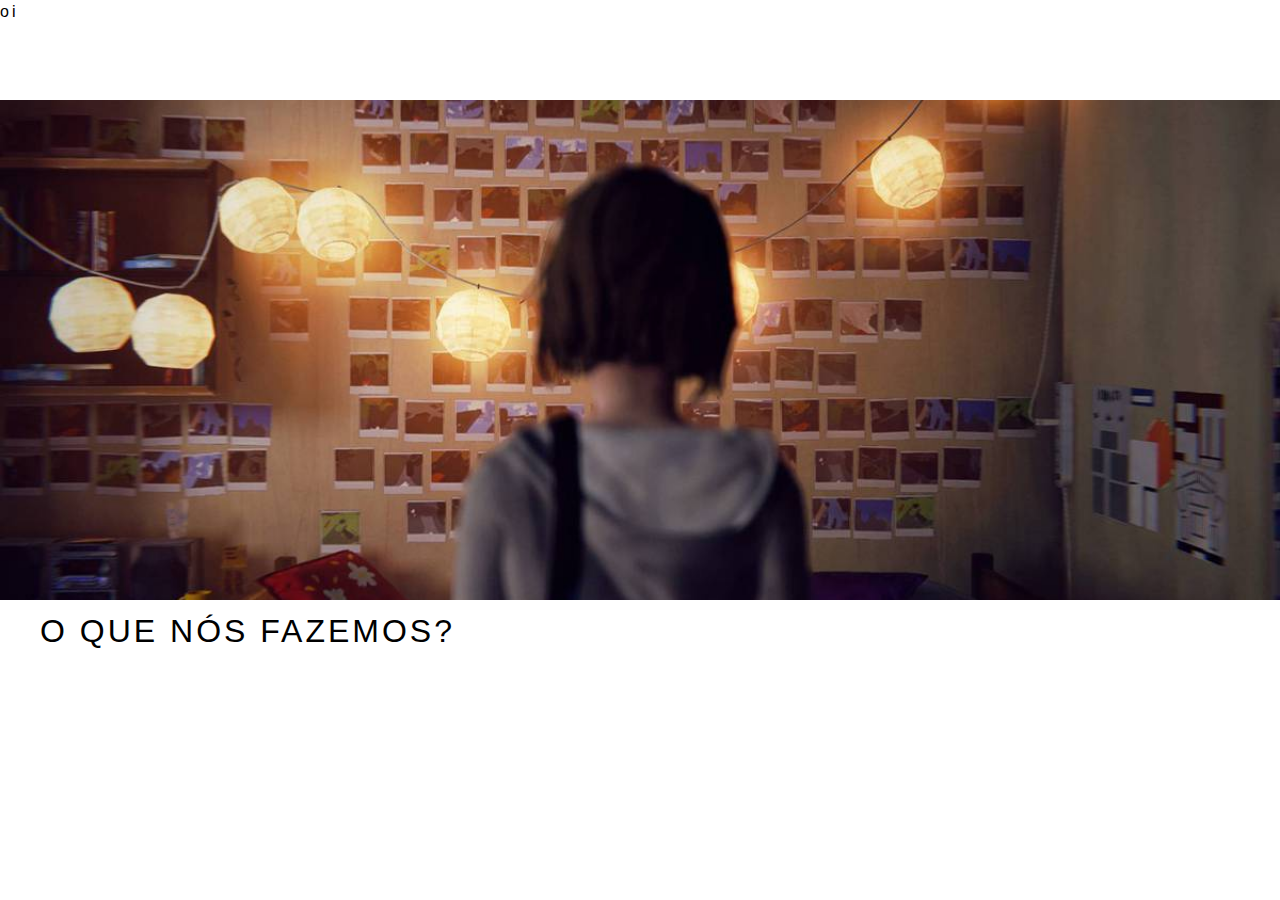
<file: Sobre.html>
<!DOCTYPE html>
<html lang="pt-br">
<head>
    <meta charset="UTF-8">
    <meta name="viewport" content="width=device-width, initial-scale=1.0">
    <title>Game files - Sobre nós</title>
    <link rel="stylesheet" href="styleSobre.css">
</head>
<body>
    <header>
        <p>oi</p>
    </header>
    <img src="imgsSobre/Life_is_Strange_Max.jpg" class="grupo" alt="">
    <div class="esquerda">
        <h1 class="light">O QUE NÓS FAZEMOS?</h1>
    </div>
</body>
</html>
</file>
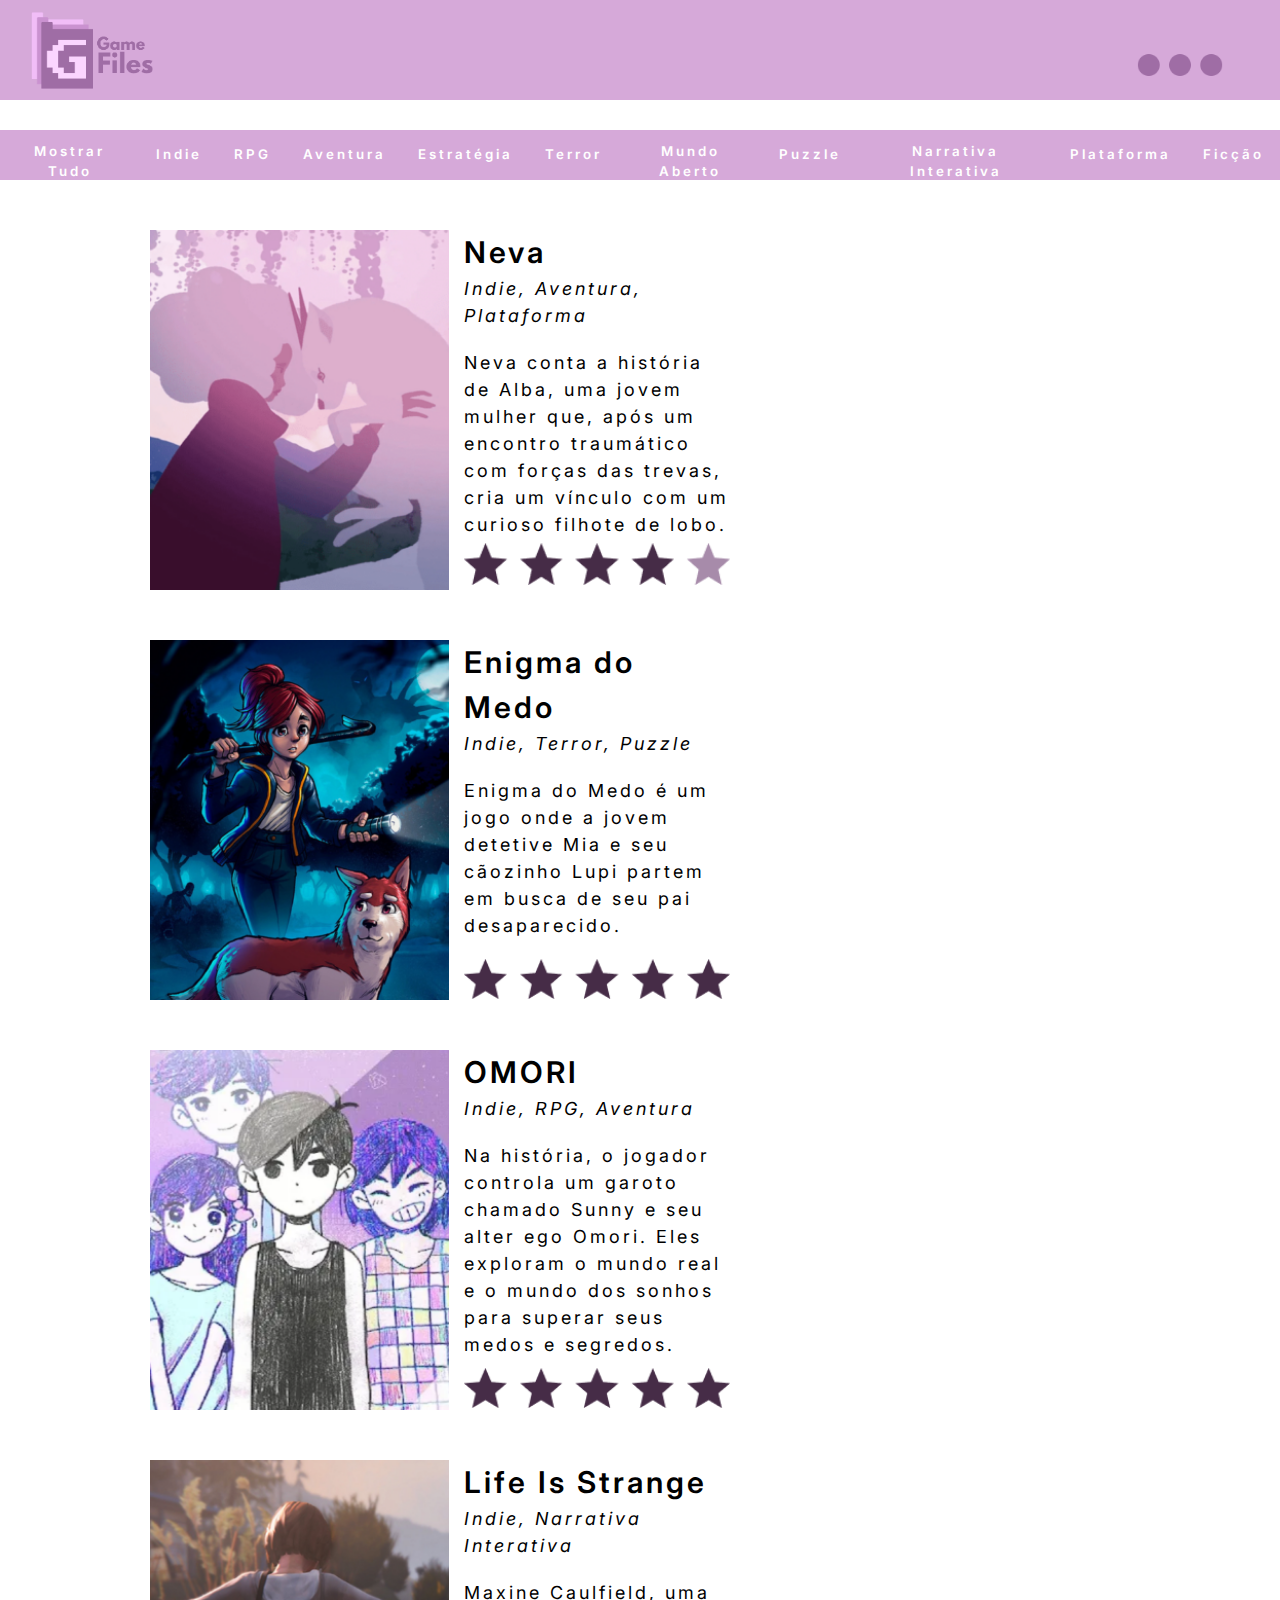
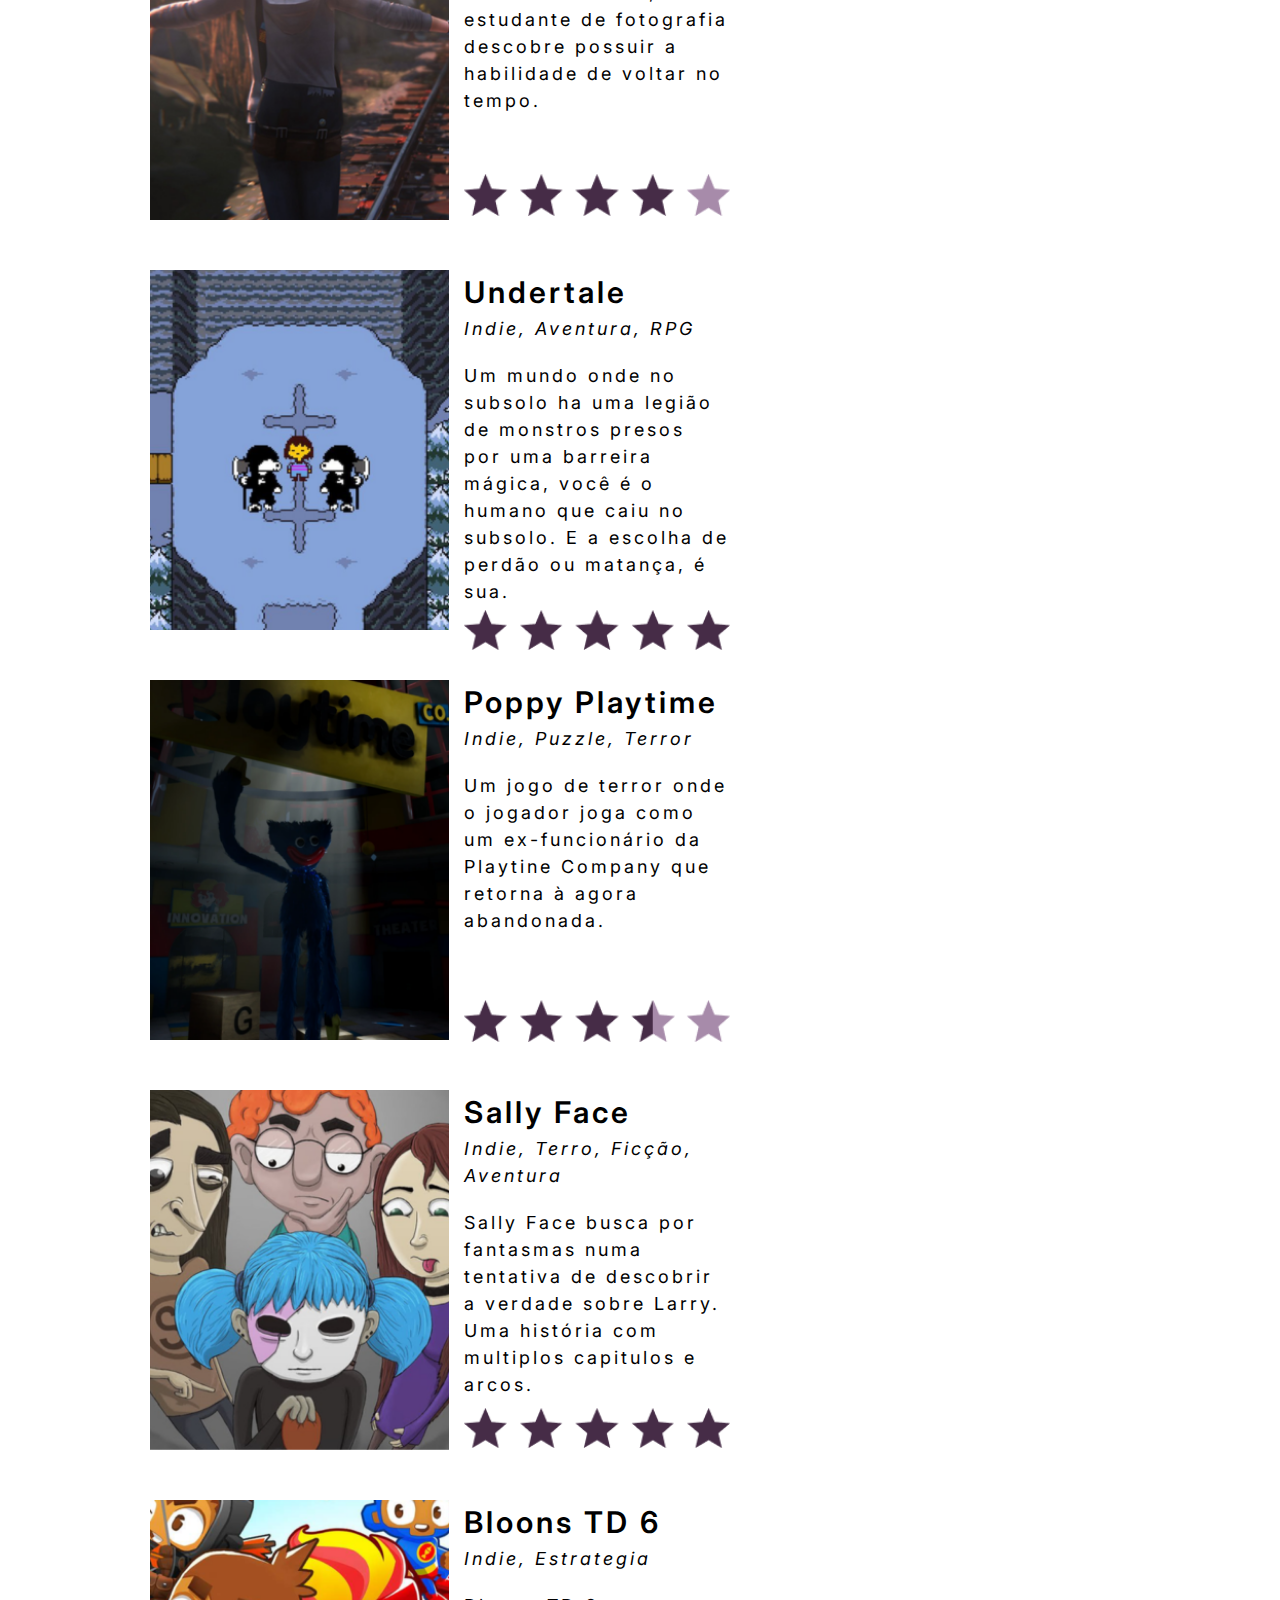
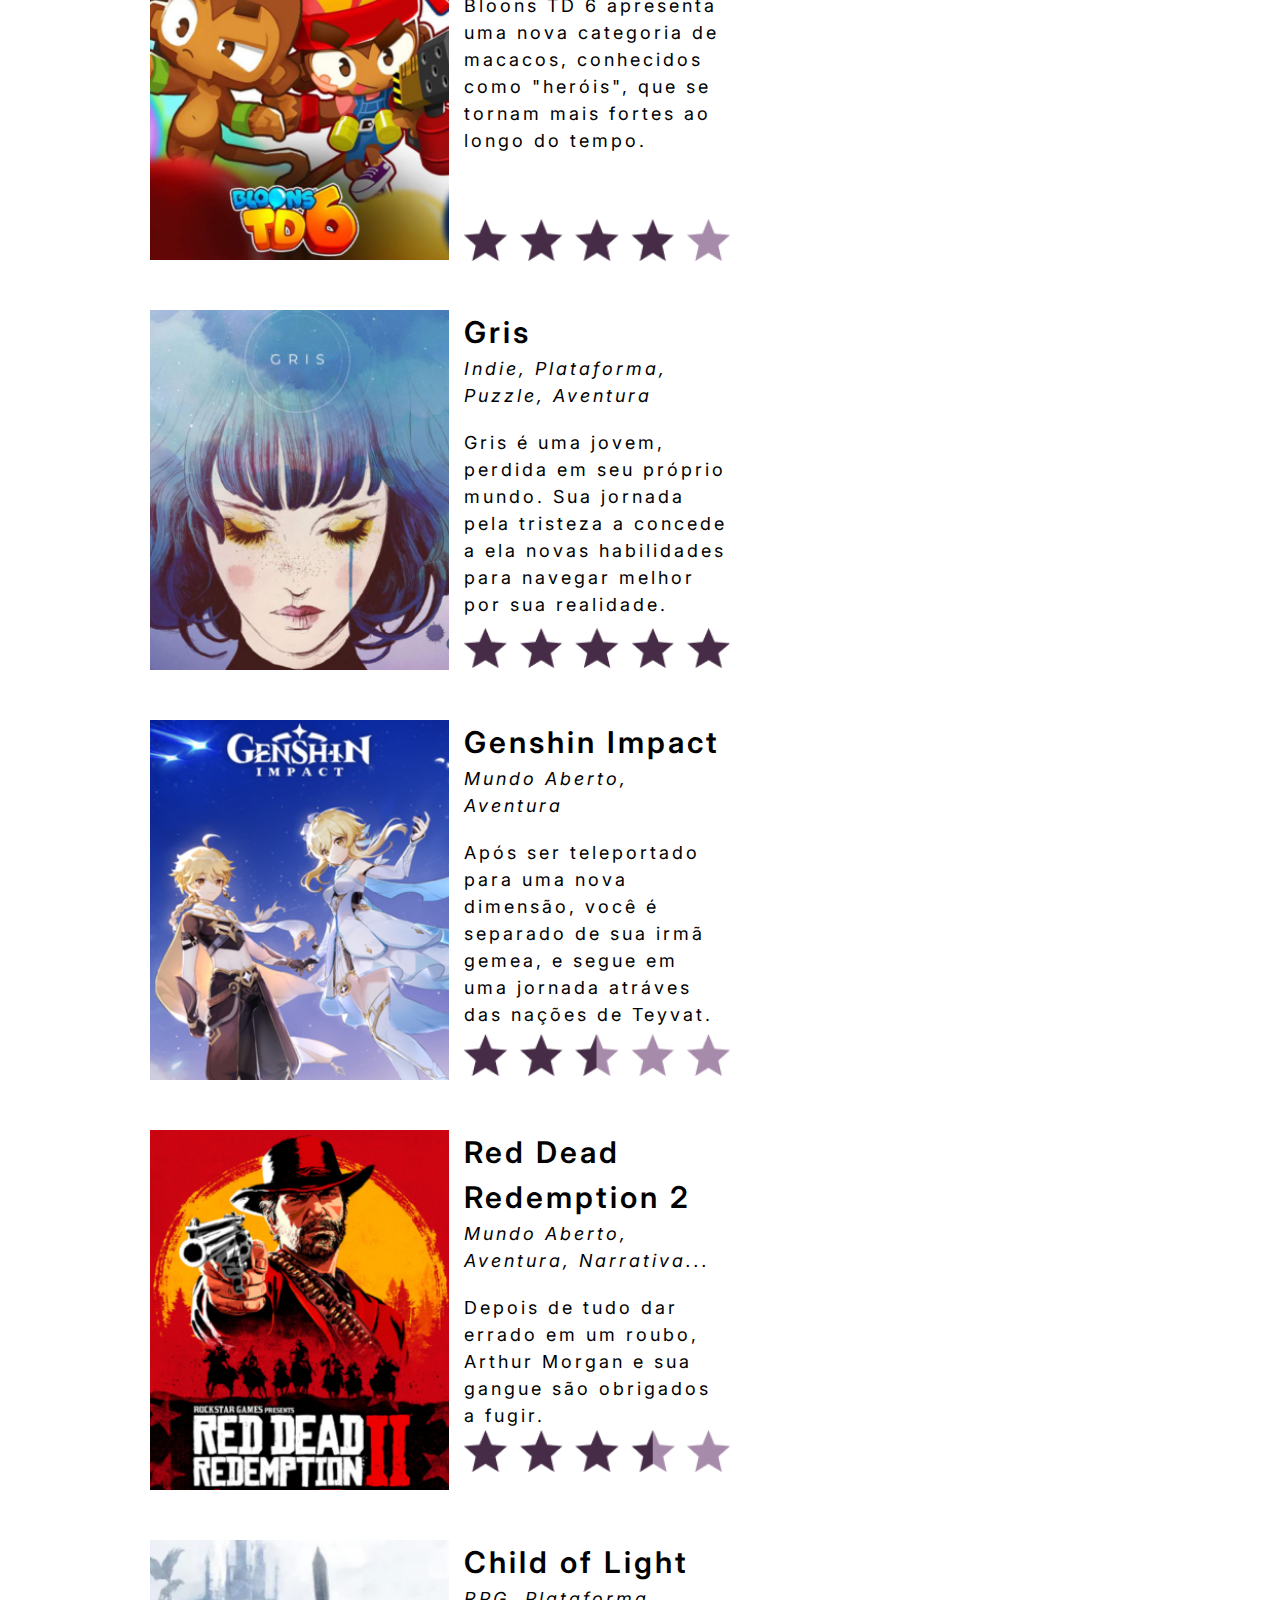
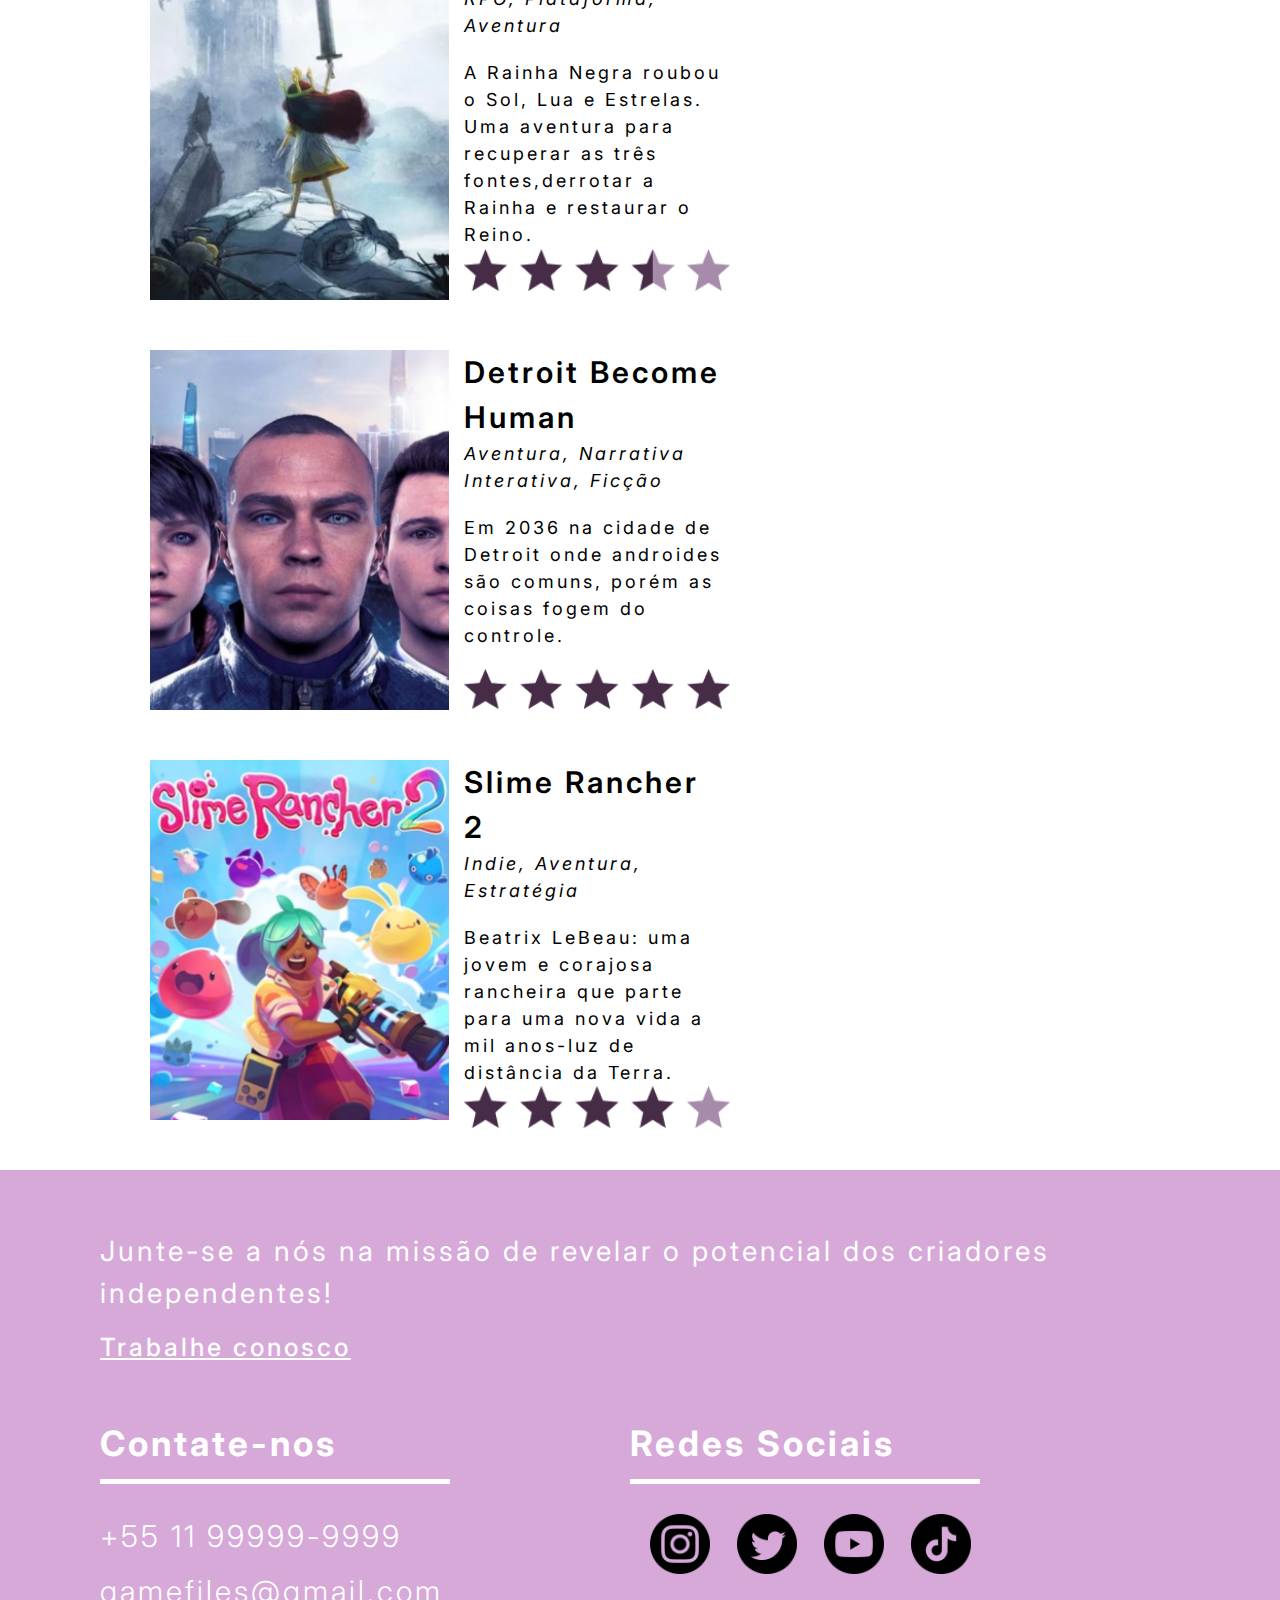
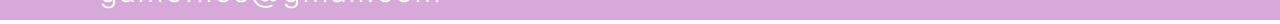
<file: Pesquisa/pesquisa.html>
<!DOCTYPE html>
<html lang="pt-br">
<head>
    <meta charset="UTF-8">
    <meta name="viewport" content="width=device-width, initial-scale=1.0">
    <title>GameFiles!</title>
    <link rel="stylesheet" href="pesquisa.css">
</head>
<body>
    <div id="myNav" class="overlay">
        <a href="javascript:void(0)" class="closebtn" onclick="closeNav()">&times;</a>
        <div class="overlay-content">
            <a href="../Index/index.html">Tela Inicial</a>
            <a href="../Pesquisa/pesquisa.html">Pesquisa</a>
            <a href="../novidades/novidades.html">Novidades</a>
            <a href="../Sobre/Sobre.html">Sobre Nós</a>
            <a href="../login/login.html">Login</a>
            <a href="../contato/contato.html">Contato</a>
        </div>
    </div>
    <header>
        <img src="../Index/img/logo.png" alt="" class="logo">
        <buton class="menu" id="main"><img src="../Index/img/icon_menu.png" alt="" class="icon_menu"></button>
    </header>

    <div class="Categorias">
        <button class="btn" onclick="filterSelection('all')">Mostrar Tudo</button>
        <button class="btn" onclick="filterSelection('Indie')">Indie</button>
        <button class="btn" onclick="filterSelection('RPG')">RPG</button>
        <button class="btn" onclick="filterSelection('Aventura')">Aventura</button>
        <button class="btn" onclick="filterSelection('Estrategia')">Estratégia</button>
        <button class="btn" onclick="filterSelection('Terror')">Terror</button>
        <button class="btn" onclick="filterSelection('Mundo')">Mundo Aberto</button>
        <button class="btn" onclick="filterSelection('Puzzle')">Puzzle</button>
        <button class="btn" onclick="filterSelection('Narrativa')">Narrativa Interativa</button>
        <button class="btn" onclick="filterSelection('Plataforma')">Plataforma</button>
        <button class="btn" onclick="filterSelection('Ficcao')">Ficção</button>
      </div>      

      <div class="Jogos">
            <div class="filterDiv Indie Aventura Plataforma">
                <div class="tabela">
                    <img src="../Index/img_cat/cat_neva.png" alt="">
                    <div class="textin">
                        <h1>Neva</h1>
                        <p class="sub">Indie, Aventura, Plataforma</p>
                        <p>Neva conta a história de Alba, uma jovem mulher que, após um encontro traumático com forças das trevas, cria um vínculo com um curioso filhote de lobo.</p>
                        <img src="img_estrelas/4 estrelas.png" alt="" class="estrela1">
                    </div>
                </div>
            </div>
            <div class="filterDiv Indie Terror Puzzle">
                <div class="tabela">
                    <img src="../Index/img_cat/cat_edm.png" alt="">
                    <div class="textin">
                        <h1>Enigma do Medo</h1>
                        <p class="sub">Indie, Terror, Puzzle</p>
                        <p>Enigma do Medo é um jogo onde a jovem detetive Mia e seu cãozinho Lupi partem em busca de seu pai desaparecido.</p>
                        <img src="img_estrelas/5 estrelas.png" alt="" class="estrela2">
                    </div>
                </div>
            </div>
            <div class="filterDiv Indie RPG Aventura">
                <div class="tabela">
                    <img src="../Index/img_cat/cat_omori.png" alt="">
                    <div class="textin">
                        <h1>OMORI</h1>
                        <p class="sub">Indie, RPG, Aventura</p>
                        <p>Na história, o jogador controla um garoto chamado Sunny e seu alter ego Omori. Eles exploram o mundo real e o mundo dos sonhos para superar seus medos e segredos.</p>
                        <img src="img_estrelas/5 estrelas.png" alt="" class="estrela3">
                    </div>
                </div>
            </div>
            <div class="filterDiv Indie Narrativa">
                <div class="tabela">
                    <img src="../Index/img_cat/cat_lis.png" alt="">
                    <div class="textin">
                        <h1>Life Is Strange</h1>
                        <p class="sub">Indie, Narrativa Interativa</p>
                        <p>Maxine Caulfield, uma estudante de fotografia descobre possuir a habilidade de voltar no tempo.</p>
                        <img src="img_estrelas/4 estrelas.png" alt="" class="estrela4">
                    </div>
                </div>
            </div>
            <div class="filterDiv Indie Aventura RPG">
                <div class="tabela">
                    <img src="../Index/img_cat/cat_undertale.png" alt="">
                    <div class="textin">
                        <h1>Undertale</h1>
                        <p class="sub">Indie, Aventura, RPG</p>
                        <p>Um mundo onde no subsolo ha uma legião de monstros presos por uma barreira mágica, você é o humano que caiu no subsolo. E a escolha de perdão ou matança, é sua.</p>
                        <img src="img_estrelas/5 estrelas.png" alt="" class="estrela5">
                    </div>
                </div>
            </div>
            <div class="filterDiv Indie Puzzle Terror">
                <div class="tabela">
                    <img src="../Index/img_cat/cat_poppy.png" alt="">
                    <div class="textin">
                        <h1>Poppy Playtime</h1>
                        <p class="sub">Indie, Puzzle, Terror</p>
                        <p>Um jogo de terror onde o jogador joga como um ex-funcionário da Playtine Company que retorna à agora abandonada.</p>
                        <img src="img_estrelas/4 estrelas e meia.png" alt="" class="estrela6">
                    </div>
                </div>
            </div>
            <div class="filterDiv Indie Terror Ficcao Aventura">
                <div class="tabela">
                    <img src="../Index/img_cat/cat_sally.png" alt="">
                    <div class="textin">
                        <h1>Sally Face</h1>
                        <p class="sub">Indie, Terro, Ficção, Aventura</p>
                        <p>Sally Face busca por fantasmas numa tentativa de descobrir a verdade sobre Larry. Uma história com multiplos capitulos e arcos.</p>
                        <img src="img_estrelas/5 estrelas.png" alt="" class="estrela7">
                    </div>
                </div>
            </div>
            <div class="filterDiv Indie Estrategia">
                <div class="tabela">
                    <img src="../Index/img_cat/cat_bloons.png" alt="">
                    <div class="textin">
                        <h1>Bloons TD 6</h1>
                        <p class="sub">Indie, Estrategia</p>
                        <p>Bloons TD 6 apresenta uma nova categoria de macacos, conhecidos como "heróis", que se tornam mais fortes ao longo do tempo.</p>
                        <img src="img_estrelas/4 estrelas.png" alt="" class="estrela8">
                    </div>
                </div>
            </div>
            <div class="filterDiv Indie Plataforma Puzzle Aventura">
                <div class="tabela">
                    <img src="../Index/img_cat/cat_gris.png" alt="">
                    <div class="textin">
                        <h1>Gris</h1>
                        <p class="sub">Indie, Plataforma, Puzzle, Aventura</p>
                        <p>Gris é uma jovem, perdida em seu próprio mundo. Sua jornada pela tristeza a concede a ela novas habilidades para navegar melhor por sua realidade.</p>
                        <img src="img_estrelas/5 estrelas.png" alt="" class="estrela9">
                    </div>
                </div>
            </div>
            <div class="filterDiv Mundo Aventura">
                <div class="tabela">
                    <img src="../Index/img_cat/cat_genshin.png" alt="">
                    <div class="textin">
                        <h1>Genshin Impact</h1>
                        <p class="sub">Mundo Aberto, Aventura</p>
                        <p>Após ser teleportado para uma nova dimensão, você é separado de sua irmã gemea, e segue em uma jornada atráves das nações de Teyvat.</p>
                        <img src="img_estrelas/3 estrelas e meia.png" alt="" class="estrela10">
                    </div>
                </div>
            </div>
            <div class="filterDiv Mundo Aventura Narrativa">
                <div class="tabela">
                    <img src="../Index/img_cat/cat_reddead.png" alt="">
                    <div class="textin">
                        <h1>Red Dead Redemption 2</h1>
                        <p class="sub">Mundo Aberto, Aventura, Narrativa...</p>
                        <p>Depois de tudo dar errado em um roubo, Arthur Morgan e sua gangue são obrigados a fugir.</p>
                        <img src="img_estrelas/4 estrelas e meia.png" alt="" class="estrela11">
                    </div>
                </div>
            </div>
            <div class="filterDiv RPG Plataforma Aventura">
                <div class="tabela">
                    <img src="../Index/img_cat/cat_child.png" alt="">
                    <div class="textin">
                        <h1>Child of Light</h1>
                        <p class="sub">RPG, Plataforma, Aventura</p>
                        <p>A Rainha Negra roubou o Sol, Lua e Estrelas. Uma aventura para recuperar as três fontes,derrotar a Rainha e restaurar o Reino.</p>
                        <img src="img_estrelas/4 estrelas e meia.png" alt="" class="estrela12">
                    </div>
                </div>
            </div>
            <div class="filterDiv Aventura Narrativa Ficcao">
                <div class="tabela">
                    <img src="../Index/img_cat/cat_detroit.png" alt="">
                    <div class="textin">
                        <h1>Detroit Become Human</h1>
                        <p class="sub">Aventura, Narrativa Interativa, Ficção</p>
                        <p>Em 2036 na cidade de Detroit onde androides são comuns, porém as coisas fogem do controle.</p>
                        <img src="img_estrelas/5 estrelas.png" alt="" class="estrela13">
                    </div>
                </div>
            </div>
            <div class="filterDiv Indie Aventura Estrategia">
                <div class="tabela">
                    <img src="../Index/img_cat/cat_slime.png" alt="">
                    <div class="textin">
                        <h1>Slime Rancher 2</h1>
                        <p class="sub">Indie, Aventura, Estratégia</p>
                        <p>Beatrix LeBeau: uma jovem e corajosa rancheira que parte para uma nova vida a mil anos-luz de distância da Terra.</p>
                        <img src="img_estrelas/4 estrelas.png" alt="" class="estrela14">
                    </div>
                </div>
            </div>
      </div>

      
    <footer>
        <div class="junto">
            <p class="junte">Junte-se a nós na missão de revelar o potencial dos criadores independentes!</p>
             <a href="" class="trabalhe">Trabalhe conosco</a>
        </div>
        <div class="coisos">
            <div class="contate">
                <h3>Contate-nos</h3>
                <hr>
                <p class="contato">+55 11 99999-9999</p>
                <p class="contato">gamefiles@gmail.com</p>
            </div>
            <div class="redes">
                <h3>Redes Sociais</h3>
                <hr>
                <div class="icones">
                    <img src="../Index/img/icon_insta.png" alt="" class="icon">
                    <img src="../Index/img/icon_twitter.png" alt="" class="icon">
                    <img src="../Index/img/icon_youtube.png" alt="" class="icon">
                    <img src="../Index/img/icon_tiktok.png" alt="" class="icon">
                </div>
            </div>
        </div>
    </footer>

    <script src="pesquisa.js"></script>
</body>
</html>
</file>
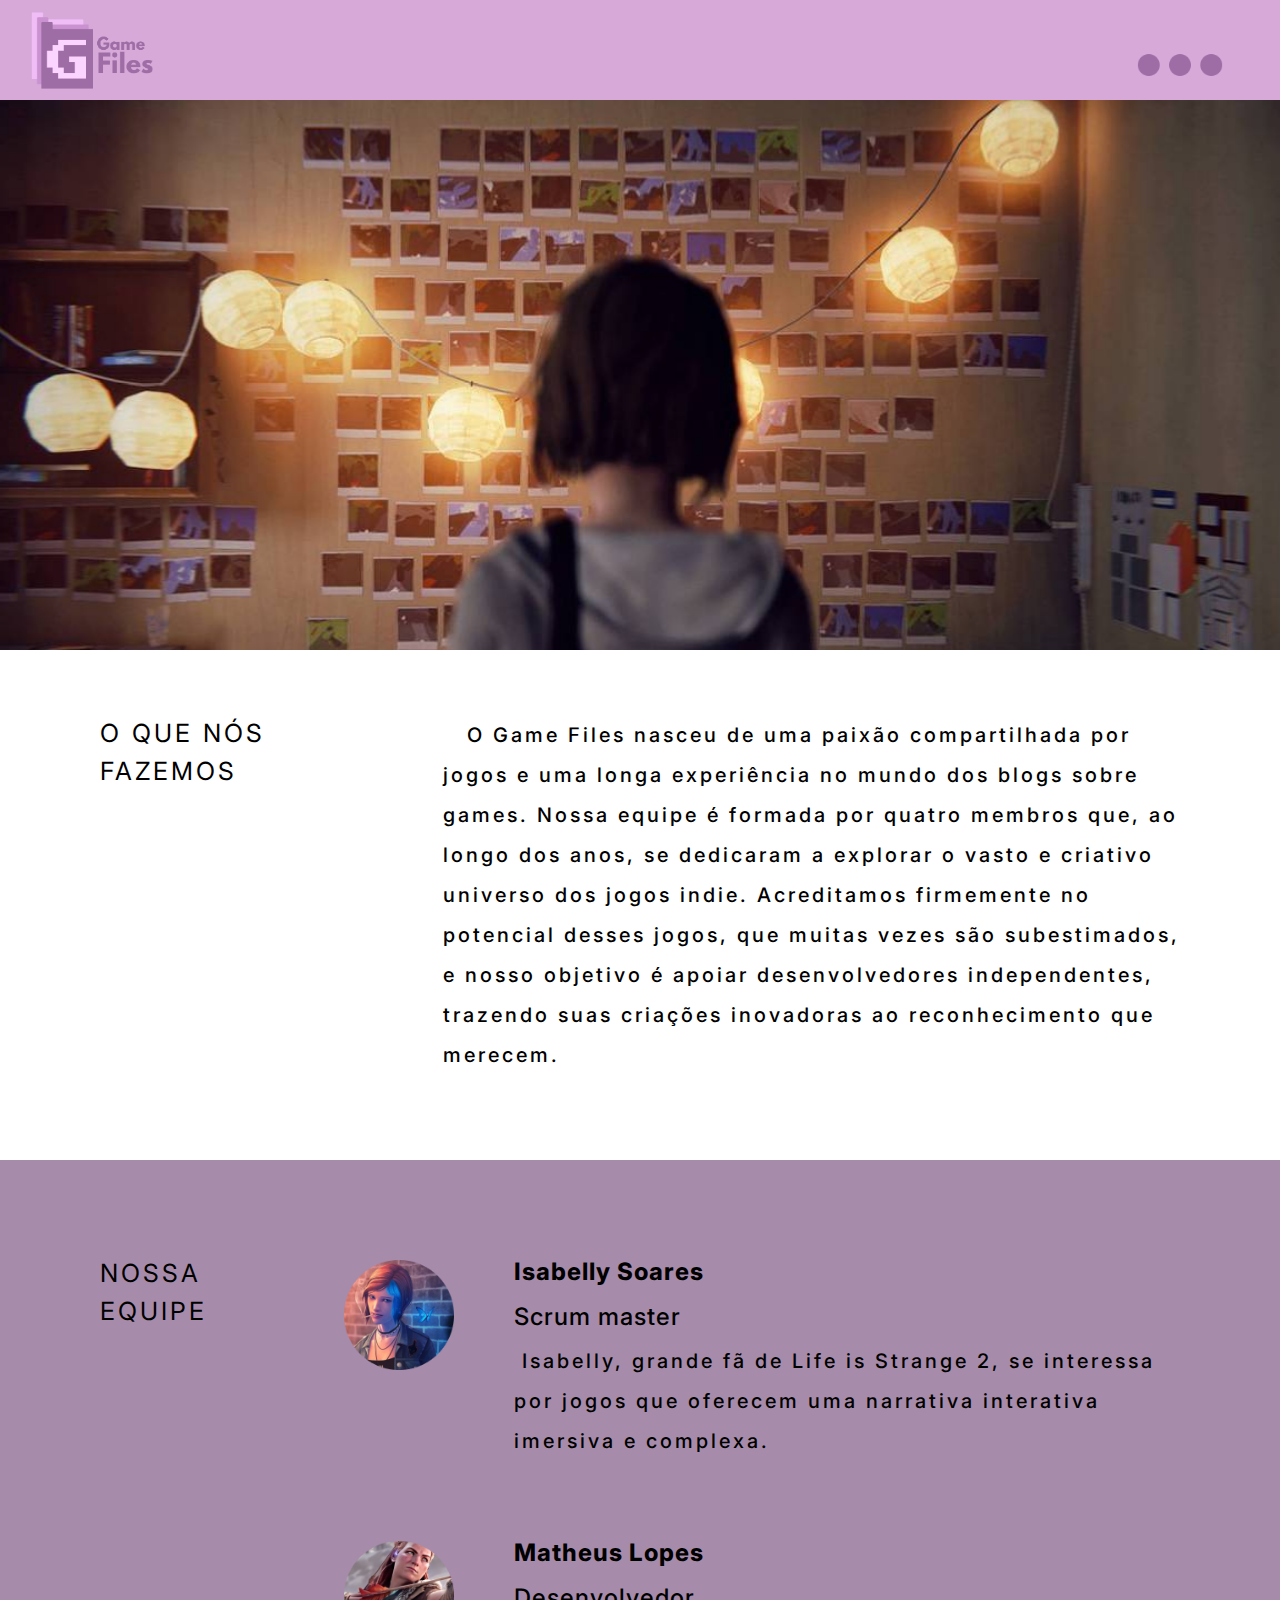
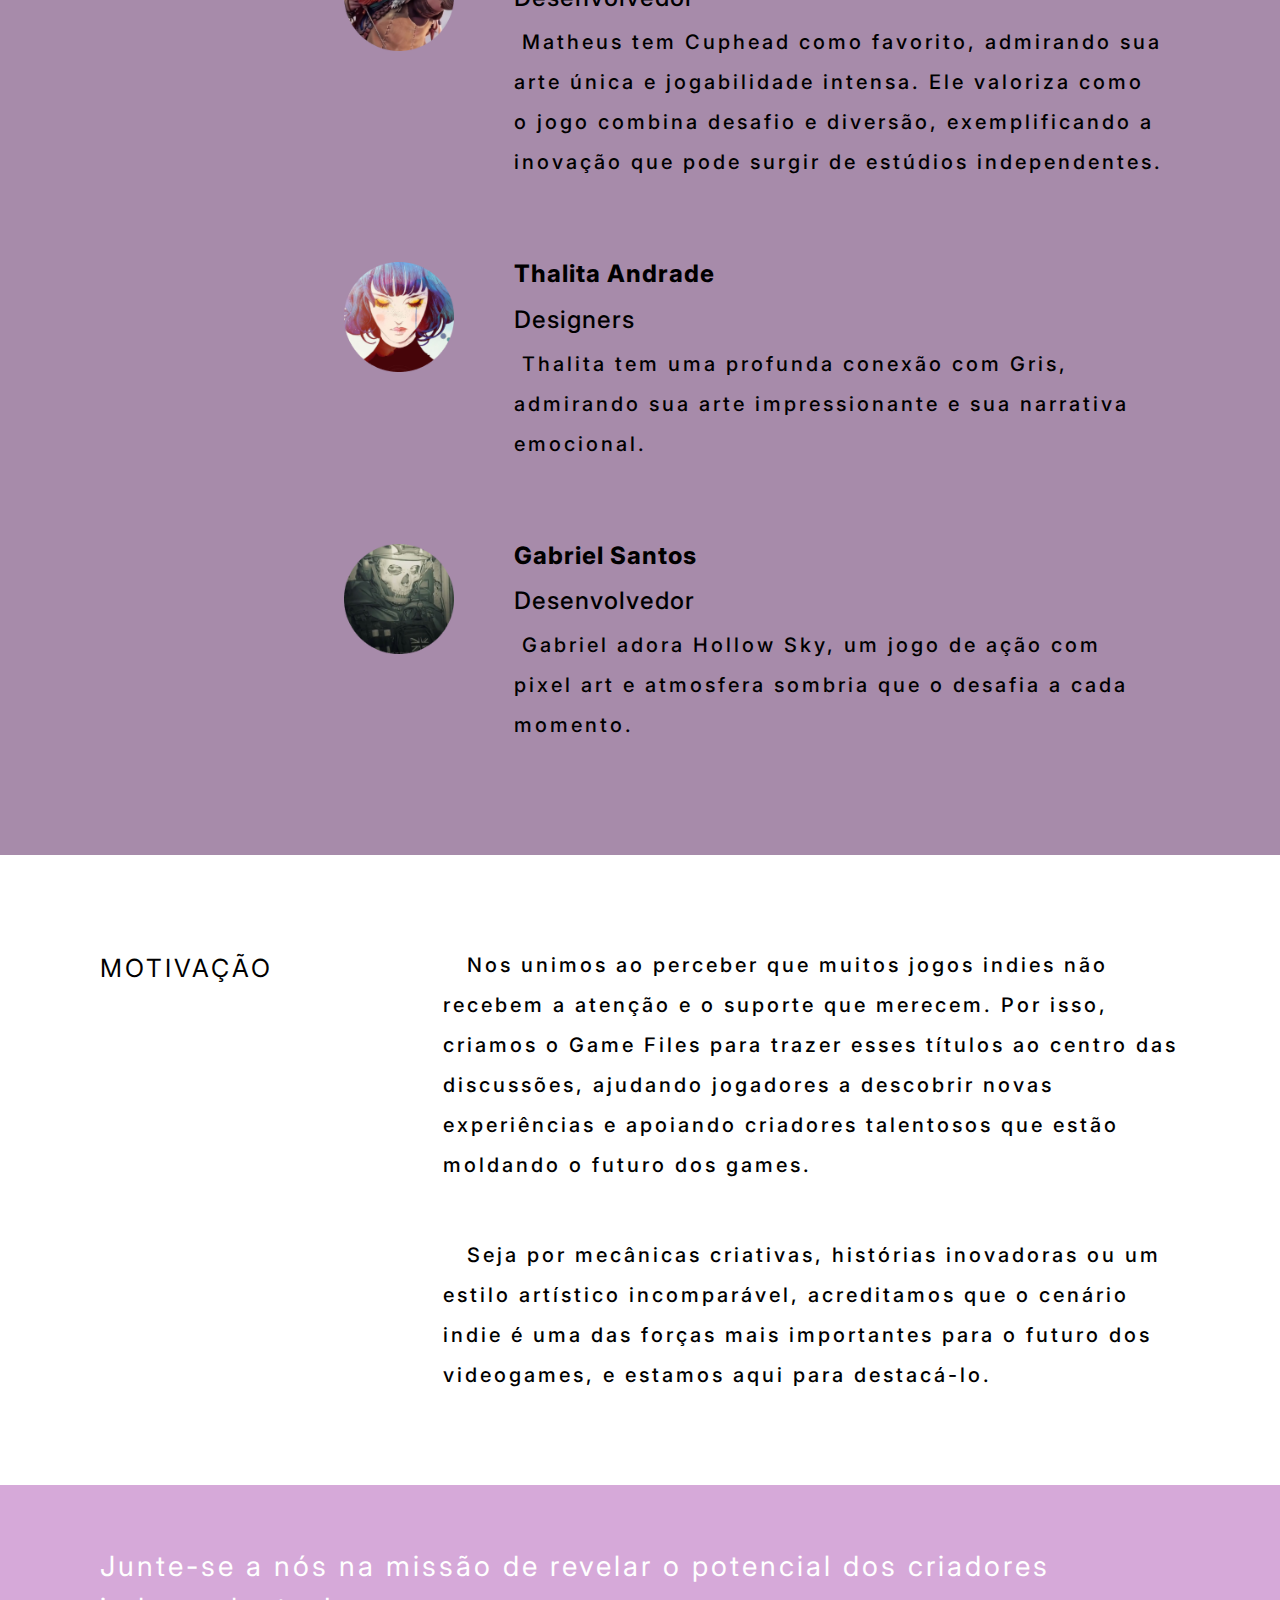
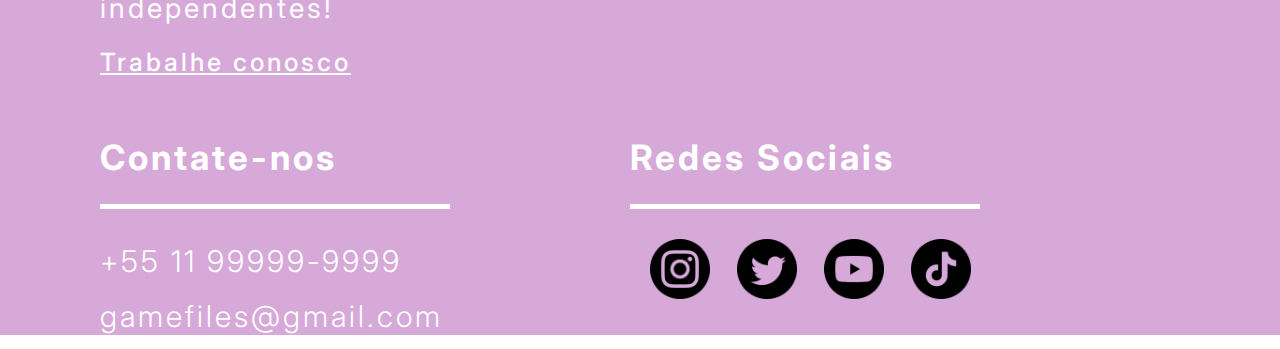
<file: Sobre/Sobre.html>
<!DOCTYPE html>
<html lang="pt-br">
<head>
    <meta charset="UTF-8">
    <meta name="viewport" content="width=device-width, initial-scale=1.0">
    <title>Game files - Sobre nós</title>
    <link rel="preconnect" href="https://fonts.googleapis.com">
    <link rel="preconnect" href="https://fonts.gstatic.com" crossorigin>
    <link href="https://fonts.googleapis.com/css2?family=Inter:wght@100;200;300;400;500;600;700;800;900&display=swap" rel="stylesheet">
    <link rel="stylesheet" href="styleSobre.css">
</head>
<body>
    <div id="myNav" class="overlay">
        <a href="javascript:void(0)" class="closebtn" onclick="closeNav()">&times;</a>
        <div class="overlay-content">
             <a href="../Index/index.html">Tela Inicial</a>
             <a href="../Pesquisa/pesquisa.html">Pesquisa</a>
             <a href="../novidades/novidades.html">Novidades</a>
             <a href="../Sobre/Sobre.html">Sobre Nós</a>
             <a href="../login/login.html">Login</a>
             <a href="../contato/contato.html">Contato</a>
        </div>
    </div>
    <header>
        <div class="menuzin" id="top">
            <img src="../Index/img/logo.png" alt="" class="logo">
            <buton class="menu" id="main"><img src="../Index/img/icon_menu.png" alt="" class="icon_menu"></button>
        </div>   
    </header>
    <img src="imgsSobre/Life_is_Strange_Max.jpg" class="grupo" alt="">
    <div class="section1">
        <div class="esquerda">
            <h1 class="medium-light">O QUE NÓS FAZEMOS</h1>
        </div>
        <div class="direita">
            <h3 class="regular">&nbsp;&nbsp;&nbsp;O Game Files nasceu de uma paixão compartilhada por jogos e uma longa experiência no mundo dos blogs sobre games. Nossa equipe é formada por quatro membros que, ao longo dos anos, se dedicaram a explorar o vasto e criativo universo dos jogos indie. Acreditamos firmemente no potencial desses jogos, que muitas vezes são subestimados, e nosso objetivo é apoiar desenvolvedores independentes, trazendo suas criações inovadoras ao reconhecimento que merecem.</h3>
        </div>
    </div>
    <div class="section2">
        <div class="esquerda">
            <h1 class="medium-light">NOSSA EQUIPE</h1>
        </div>
        <div class="direita">
            <div class="integrante">
                    <img src="imgsSobre/Chloe - profile.png" class="profile" alt="">
                <div class="textin">
                    <h2 class="bold">Isabelly Soares</h2>
                    <h2 class="regular" style="letter-spacing: 1px;">Scrum master</h2>
                    <h3 class="regular">&nbsp;Isabelly, grande fã de Life is Strange 2, se interessa por jogos que oferecem uma narrativa interativa imersiva e complexa.</h3>
                </div>
            </div>
            <div class="integrante">
                    <img src="imgsSobre/Aloy - profile.png" class="profile" alt="">
                <div class="textin">
                    <h2 class="bold">Matheus Lopes</h2>
                    <h2 class="regular" style="letter-spacing: 1px;">Desenvolvedor</h2>
                    <h3 class="regular">&nbsp;Matheus tem Cuphead como favorito, admirando sua arte única e jogabilidade intensa. Ele valoriza como o jogo combina desafio e diversão, exemplificando a inovação que pode surgir de estúdios independentes.</h3>
                </div>
            </div>
            <div class="integrante">
                    <img src="imgsSobre/Gris - profile.png" class="profile" alt="">
                <div class="textin">
                    <h2 class="bold">Thalita Andrade</h2>
                    <h2 class="regular" style="letter-spacing: 1px;">Designers</h2>
                    <h3 class="regular">&nbsp;Thalita tem uma profunda conexão com Gris, admirando sua arte impressionante e sua narrativa emocional.</h3>
                </div>
            </div>
            <div class="integrante">
                    <img src="imgsSobre/Ghost - profile.png" class="profile" alt="">
                <div class="textin">
                    <h2 class="bold">Gabriel Santos</h2>
                    <h2 class="regular" style="letter-spacing: 1px;">Desenvolvedor</h2>
                    <h3 class="regular">&nbsp;Gabriel adora Hollow Sky, um jogo de ação com pixel art e atmosfera sombria que o desafia a cada momento.</h3>
                </div>
            </div>
        </div>
        </div>
        <div class="section3">
            <div class="esquerda">
                <h1 class="medium-light">MOTIVAÇÃO</h1>
            </div>
            <div class="direita">
                <h3 class="regular">&nbsp;&nbsp;&nbsp;Nos unimos ao perceber que muitos jogos indies não recebem a atenção e o suporte que merecem. Por isso, criamos o Game Files para trazer esses títulos ao centro das discussões, ajudando jogadores a descobrir novas experiências e apoiando criadores talentosos que estão moldando o futuro dos games.</h3>
                <h3 class="regular">&nbsp;&nbsp;&nbsp;Seja por mecânicas criativas, histórias inovadoras ou um estilo artístico incomparável, acreditamos que o cenário indie é uma das forças mais importantes para o futuro dos videogames, e estamos aqui para destacá-lo.</h3>
            </div>
        </div>
        <footer>
            <div class="junto">
                <p class="junte">Junte-se a nós na missão de revelar o potencial dos criadores independentes!</p>
                 <a href="" class="trabalhe">Trabalhe conosco</a>
            </div>
            <div class="coisos">
                <div class="contate">
                    <h3 class="title">Contate-nos</h3>
                    <hr>
                    <p class="contato">+55 11 99999-9999</p>
                    <p class="contato">gamefiles@gmail.com</p>
                </div>
                <div class="redes">
                    <h3 class="title">Redes Sociais</h3>
                    <hr>
                    <div class="icones">
                        <img src="../Index/img/icon_insta.png" alt="" class="icon">
                        <img src="../Index/img/icon_twitter.png" alt="" class="icon">
                        <img src="../Index/img/icon_youtube.png" alt="" class="icon">
                        <img src="../Index/img/icon_tiktok.png" alt="" class="icon">
                    </div>
                </div>
            </div>
        </footer>

        <script src="sobre.js"></script>
</body>
</html>
</file>
<file: styleSobre.css>
* {
    margin: 0;
    padding: 0;
    border: 0;
    letter-spacing: 3px;
    line-height: 1.5;
    font-family: "Inter", sans-serif;

}
.light {
    font-optical-sizing: auto;
    font-weight: 300; /* Escolha um peso entre 100 e 900 */
    font-style: normal;
    font-variation-settings: "SOFT" 0, "WONK" 0;
    margin-left: 40px;
}
.regular {
    font-optical-sizing: auto;
    font-weight: 500; /* Escolha um peso entre 100 e 900 */
    font-style: normal;
    font-variation-settings: "SOFT" 0, "WONK" 0;
    line-height: 1.8;
}
.bold {
    font-optical-sizing: auto;
    font-weight: 800; /* Escolha um peso entre 100 e 900 */
    font-style: normal;
    font-variation-settings: "SOFT" 0, "WONK" 0;
    line-height: 1.8;
}
.medium-light {
    font-optical-sizing: auto;
    font-weight: 400; /* Escolha um peso entre 100 e 900 */
    font-style: normal;
    font-variation-settings: "SOFT" 0, "WONK" 0;
    margin-left: 40px;
    font-size: 25px;
}
header {
    height: 100px;
}
.grupo {
    width: 100%;
    height: 500px;
    overflow: hidden;
    object-fit: cover;
    object-position: center;
}
</file>
<file: Pesquisa/pesquisa.css>
@font-face {
    font-family: 'Montserrat';
    src: url(../Index/font/Montserrat-VariableFont_wght.ttf);
}

@font-face {
    font-family: 'Montserrat Italico';
    src: url(../Index/font/Montserrat-Italic-VariableFont_wght.ttf);
}

@font-face {
    font-family: 'Inter';
    src: url(../Index/font/Inter-VariableFont_opsz\,wght.ttf);
}

@font-face {
    font-family: 'Inter Italico';
    src: url(../Index/font/Inter-Italic-VariableFont_opsz\,wght.ttf);
}

* {
    margin: 0;
    padding: 0;
    border: 0;
    letter-spacing: 3px;
    line-height: 1.5;
}

header {
    height: 100px;
    display: flex;
    justify-content: space-between;
    align-items: center;
    background-color: #d6a9d9;
    margin-bottom: 30px;
}

.logo {
    width: 125px;
    margin-left: 30px;
}

.menu {
    width: 100px;
    height: 70px;
    background-color: transparent;
    margin-right: 50px;
    border: 0;
}

.icon_menu {
    width: 100px;
}

.overlay {  
    height: 0;
    width: 100%;
    position: fixed;
    z-index: 1;
    left: 0;
    top: 0;
    background-color: rgb(102, 25, 110);
    background-color: rgba(102, 25, 110, 0.8);
    overflow-x: hidden;
    transition: 0.5s;
  }

  .overlay-content {
    position: relative;
    top: 25%;
    width: 100%;
    text-align: center;
    margin-top: 30px;
  }
  
  .overlay a {
    padding: 8px;
    text-decoration: none;
    font-size: 36px;
    font-family: 'Montserrat';
    font-weight: 500;
    color: #f1bdf7;
    display: block;
    transition: 0.3s;
  }

  .overlay a:hover, .overlay a:focus {
    color: white;
  }

  .overlay .closebtn {
    position: absolute;
    top: 20px;
    right: 45px;
    font-size: 60px;
  }

  @media screen and (max-height: 450px) {
    .overlay a {font-size: 20px}
    .overlay .closebtn {
      font-size: 40px;
      top: 15px;
      right: 35px;
    }
  }

  .Jogos {
    overflow: hidden;
    display: flex;
    flex-wrap: wrap;
    margin-left: 150px;
  }

  .filterDiv {
    float: left;
    background-color: transparent;
    color: black;
    width: 600px;
    height: 360px;
    line-height: 100px;
    display: none;
    margin-bottom: 50px;
    display: none;
  }

  .tabela {
    display: flex;
    flex-direction: row;
    height: 360px;
    margin-right: 20px;
  }
  
  .textin {
    display: flex;
    flex-direction: column;
    margin-left: 15px;
  }

  .sub {
    font-family: 'Inter Italico';
    margin-bottom: 20px;
  }

  h1 {
    font-family: 'Inter';
    font-size: 30px;
    font-weight: 600;
  }

  p {
    font-family: 'Inter';
    font-size: 18px;
  }

  .estrela1 {
    margin-top: 5px;
  }

  .estrela2 {
    margin-top: 20px;
  }

  .estrela3 {
    margin-top: 10px;
  }

  .estrela4 {
    margin-top: 60px;
  }

  .estrela5 {
    margin-top: 5px;
  }

  .estrela6 {
    margin-top: 65px;
  }

  .estrela7 {
    margin-top: 10px;
  }

  .estrela8 {
    margin-top: 65px;
  }

  .estrela9 {
    margin-top: 10px;
  }

  .estrela10 {
    margin-top: 5px;
  }

  
  .estrela13{
    margin-top: 20px;
  }

  .show {
    display: block;
  }
  
  .btn {
    border: none;
    outline: none;
    padding: 12px 16px;
    background-color: #d6a9d9;
    cursor: pointer;
    font-family: 'Inter';
    font-weight: 600;
    color: white;
  }
  
  .btn:hover {
    background-color: #9f6da5;
  }
  
  .btn:active {
    background-color: #66196e;
    color: white;
  }

footer {
    background-color: #d6a9d9;
    height: 450px;
    align-items: center;
    justify-content: center;
    align-content: center;
}

.junte {
    font-family: 'Inter';
    font-size: 28px;
    color: white;
    margin-left: 100px;
    margin-bottom: 15px;
    font-weight: 400;
}

.trabalhe {
    font-family: 'Inter';
    font-size: 25px;
    color: white;
    margin-left: 100px;
    font-weight: 500;
}

.icon {
    width: 60px;
    margin-left: 20px;
}

.junto {
    margin-top: 60px;
}

.coisos {
    display: flex;
    justify-content: space-between;
    margin-left: 100px;
    margin-right: 300px;
    margin-top: 50px;
    margin-bottom: 80px;
}

h3 {
    font-family: 'Inter';
    font-size: 35px;
    color: white;
}

hr {
    border-top: 5px solid white;
    width: 350px;
    margin-top: 10px;
    margin-bottom: 30px;
}

.contato {
    font-family: 'Inter';
    font-size: 30px;
    color: white;
    font-weight: 300;
    margin-bottom: 10px;
}

.Categorias {
    width: 100%;
    height: 50px;
    display: flex;
    flex-direction: row;
    margin-bottom: 50px;
    justify-content: space-evenly;
}

.jogo {
    width: 100%;
    display: flex;
    flex-direction: row;
    height: 100px;
}
</file>
<file: Sobre/styleSobre.css>
* {
    margin: 0;
    padding: 0;
    border: 0;
    letter-spacing: 3px;
    line-height: 1.5;
    font-family: "Inter", sans-serif;

}
.light {
    font-optical-sizing: auto;
    font-weight: 300;
    font-style: normal;
    font-variation-settings: "SOFT" 0, "WONK" 0;
    margin-left: 40px;
}
.regular {
    font-optical-sizing: auto;
    font-weight: 500;
    font-style: normal;
    font-variation-settings: "SOFT" 0, "WONK" 0;
    line-height: 2;
}
h3 {
    font-size: 20px;
    margin-bottom: 20px;
}
.bold {
    font-optical-sizing: auto;
    font-weight: 750;
    font-style: normal;
    font-variation-settings: "SOFT" 0, "WONK" 0;
    line-height: 1.8;
    letter-spacing: 1px;
}
.medium-light {
    font-optical-sizing: auto;
    font-weight: 400;
    font-style: normal;
    font-variation-settings: "SOFT" 0, "WONK" 0;
    margin-left: 40px;
    font-size: 25px;
}

.overlay {  
    position: fixed;
    z-index: 1000;
    height: 0;
    width: 100%;
    position: fixed;
    z-index: 1;
    left: 0;
    top: 0;
    background-color: rgb(102, 25, 110);
    background-color: rgba(102, 25, 110, 0.8);
    overflow-x: hidden;
    transition: 0.5s;
  }

  .overlay-content {
    position: absolute;
    z-index: 1000;
    position: relative;
    top: 25%;
    width: 100%;
    text-align: center;
    margin-top: 30px;
  }
  
  .overlay a {
    z-index: 1000;
    padding: 8px;
    text-decoration: none;
    font-size: 36px;
    color: #f1bdf7;
    display: block;
    transition: 0.3s;
  }

  .overlay a:hover, .overlay a:focus {
    color: white;
    z-index: 2000;
  }

  .overlay .closebtn {
    z-index: 1000;
    position: absolute;
    top: 20px;
    right: 45px;
    font-size: 60px;
  }

  .closebtn {
    position: fixed;
    z-index: 1000;
    transform: translateY(55px);
  }

  @media screen and (max-height: 450px) {
    .overlay a {font-size: 20px}
    .overlay .closebtn {
      font-size: 40px;
      top: 15px;
      right: 35px;
    }
  }

.esquerda {
    width: 25%;
    margin: 15px;
    margin-left: 60px;

}
.direita {
    width: 65%;
    margin: 15px;
    margin-left: 80px;
    margin-right: 90px;
    align-items: center;
    display: flex;
    flex-direction: column;

}

.menuzin {
    height: 100px;
    display: flex;
    flex-direction: row;
    justify-content: space-between;
    align-items: center;
    background-color: #d6a9d9;
    margin-bottom: 30px;
    position: fixed;
    width: 100%;
    z-index: 900;
}

.logo {
    width: 125px;
    margin-left: 30px;
}

.menu {
    width: 100px;
    height: 70px;
    background-color: transparent;
    margin-right: 50px;
    border: 0;
    z-index: 2000;
}

.icon_menu {
    width: 100px;
}

header {
    height: 100px;
}

.grupo {
    width: 100%;
    height: 700px;
    overflow: hidden;
    object-fit: cover;
    object-position: center;
    position: fixed;
    z-index: -1;
    object-position: top;
}
.section1 {
    margin-top: 550px;
    display: flex;
    padding: 50px 0px;
    background-color: white;
}
.section2 {
    background-color: #A78BAA;
    display: flex;
    padding: 50px 0px;
}
.section3 {
    display: flex;
    padding: 50px 0;
    background-color: white;
}

.integrante {
    display: flex;
    flex-direction: row;
}
.profile {
    height: 110px;
    width: 110px;
    margin: 35px;
}
.textin {
    width: 700px;
    margin: 25px;
}
.section3 h3{
    margin: 25px 0;
}

.section2 h3 {
    width: 650px;
}
.section2 h1,
.section3 h1 {
    margin-top: 30px;
}

footer {
    background-color: #d6a9d9;
    height: 450px;
    align-items: center;
    justify-content: center;
    align-content: center;
}

.junte {
    font-family: 'Inter';
    font-size: 28px;
    color: white;
    margin-left: 100px;
    margin-bottom: 15px;
    font-weight: 400;
}

.trabalhe {
    font-family: 'Inter';
    font-size: 25px;
    color: white;
    margin-left: 100px;
    font-weight: 500;
}

.icon {
    width: 60px;
    margin-left: 20px;
}

.junto {
    margin-top: 60px;
}

.coisos {
    display: flex;
    justify-content: space-between;
    margin-left: 100px;
    margin-right: 300px;
    margin-top: 50px;
    margin-bottom: 80px;
}

.title {
    font-family: 'Inter';
    font-size: 35px;
    color: white;
}

hr {
    border-top: 5px solid white;
    width: 350px;
    margin-top: 10px;
    margin-bottom: 30px;
}

.contato {
    font-family: 'Inter';
    font-size: 30px;
    color: white;
    font-weight: 300;
    margin-bottom: 10px;
}
</file>
